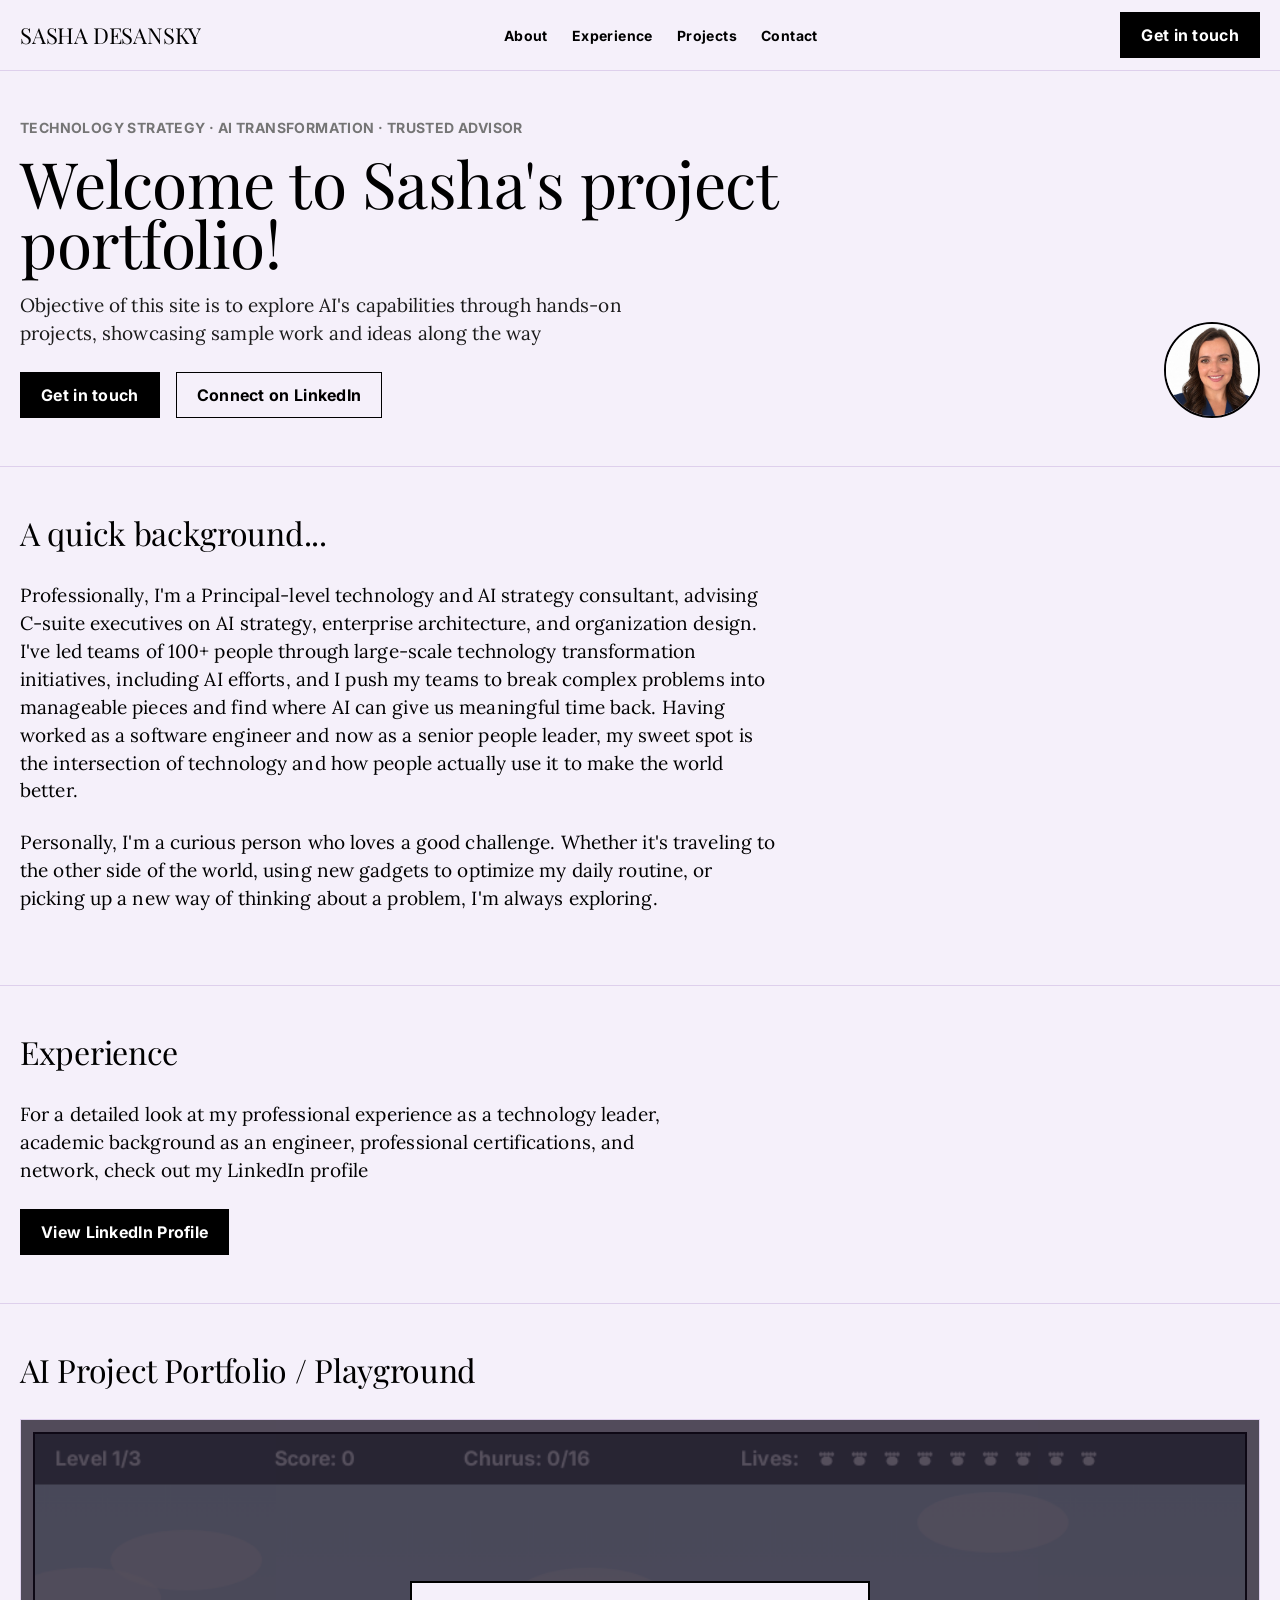
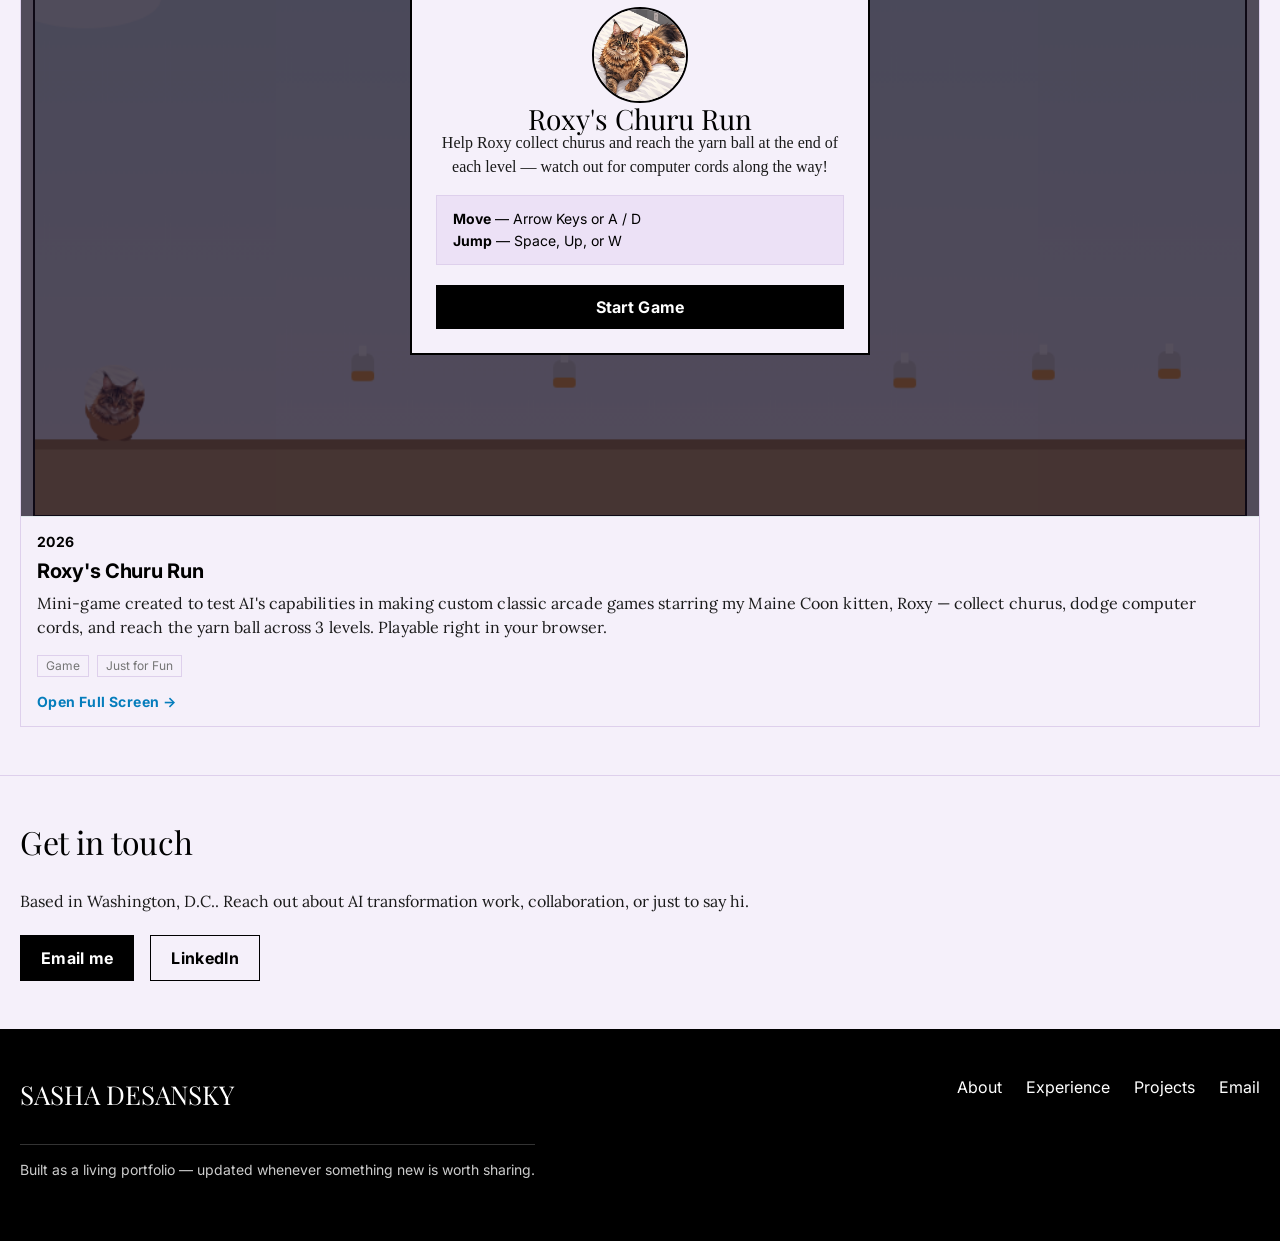
<file: index.html>
<!DOCTYPE html>
<html lang="en">
<head>
<meta charset="UTF-8">
<meta name="viewport" content="width=device-width, initial-scale=1.0">
<title>Sasha Desansky</title>
<meta name="description" content="Aleksandra “Sasha” Desansky — Principal at Boston Consulting Group. Technology strategy, AI transformation, and a running portfolio of projects.">

<!-- Open Graph / link-preview tags, used when this site is shared as a link -->
<meta property="og:title" content="Sasha Desansky">
<meta property="og:description" content="Technology strategy, AI transformation, and a running portfolio of AI projects.">
<meta property="og:type" content="website">

<link rel="icon" href="images/favicon.svg" type="image/svg+xml">

<link rel="preconnect" href="https://fonts.googleapis.com">
<link rel="preconnect" href="https://fonts.gstatic.com" crossorigin>
<link href="https://fonts.googleapis.com/css2?family=Playfair+Display:wght@400;700&family=Lora:wght@400;600&family=Inter:wght@400;700&display=swap" rel="stylesheet">

<link rel="stylesheet" href="css/style.css">
</head>
<body>

<!-- ===================== Masthead ===================== -->
<header class="masthead-band" id="masthead">
  <div class="masthead-inner">
    <button class="hamburger" id="hamburger" aria-label="Open menu" aria-expanded="false">
      <span></span><span></span><span></span>
    </button>
    <a href="#top" class="wordmark">SASHA DESANSKY</a>
    <nav>
      <ul class="nav-links">
        <li><a class="nav-link" href="#about">About</a></li>
        <li><a class="nav-link" href="#experience">Experience</a></li>
        <li><a class="nav-link" href="#projects">Projects</a></li>
        <li><a class="nav-link" href="#contact">Contact</a></li>
      </ul>
    </nav>
    <a class="button-primary nav-cta" href="#contact">Get in touch</a>
  </div>
</header>

<main id="top">

  <!-- ===================== Hero ===================== -->
  <section class="hero-band">
    <div class="hero-inner">
      <div>
        <p class="hero-eyebrow" id="hero-eyebrow"></p>
        <h1 class="hero-headline" id="hero-headline"></h1>
        <p class="hero-subhead" id="hero-subhead"></p>
        <div class="hero-actions">
          <a class="button-primary" href="#contact">Get in touch</a>
          <a class="button-outline" id="hero-linkedin" href="#" target="_blank" rel="noopener">Connect on LinkedIn</a>
        </div>
      </div>
      <div class="hero-avatar-col">
        <div class="avatar" id="hero-avatar"></div>
      </div>
    </div>
  </section>

  <!-- ===================== About ===================== -->
  <section class="page-section" id="about">
    <div class="section-inner">
      <h2 class="section-heading" id="about-heading">About</h2>
      <div class="about-body" id="about-body"></div>
    </div>
  </section>

  <!-- ===================== Experience ===================== -->
  <section class="page-section" id="experience">
    <div class="section-inner">
      <h2 class="section-heading" id="experience-heading">Experience</h2>
      <p class="experience-note" id="experience-note"></p>
      <a class="button-primary" id="experience-linkedin" href="#" target="_blank" rel="noopener">View LinkedIn Profile</a>
    </div>
  </section>


  <!-- ===================== Projects ===================== -->
  <section class="page-section" id="projects">
    <div class="section-inner">
      <h2 class="section-heading">AI Project Portfolio / Playground</h2>
      <div class="story-grid" id="projects-list"></div>
    </div>
  </section>

  <!-- ===================== Contact ===================== -->
  <section class="page-section" id="contact">
    <div class="section-inner">
      <h2 class="section-heading">Get in touch</h2>
      <p class="contact-detail" id="contact-detail"></p>
      <div class="contact-row">
        <a class="button-primary" id="contact-email" href="#">Email me</a>
        <a class="button-outline" id="contact-linkedin" href="#" target="_blank" rel="noopener">LinkedIn</a>
      </div>
    </div>
  </section>

</main>

<!-- ===================== Footer ===================== -->
<footer class="footer">
  <div class="footer-inner">
    <div class="footer-wordmark" id="footer-wordmark"></div>
    <ul class="footer-links">
      <li><a href="#about">About</a></li>
      <li><a href="#experience">Experience</a></li>
      <li><a href="#projects">Projects</a></li>
      <li><a id="footer-email" href="#">Email</a></li>
    </ul>
  </div>
  <div class="footer-inner">
    <p class="footer-note" id="footer-note"></p>
  </div>
</footer>

<script src="content.js"></script>
<script src="js/main.js"></script>
</body>
</html>
</file>
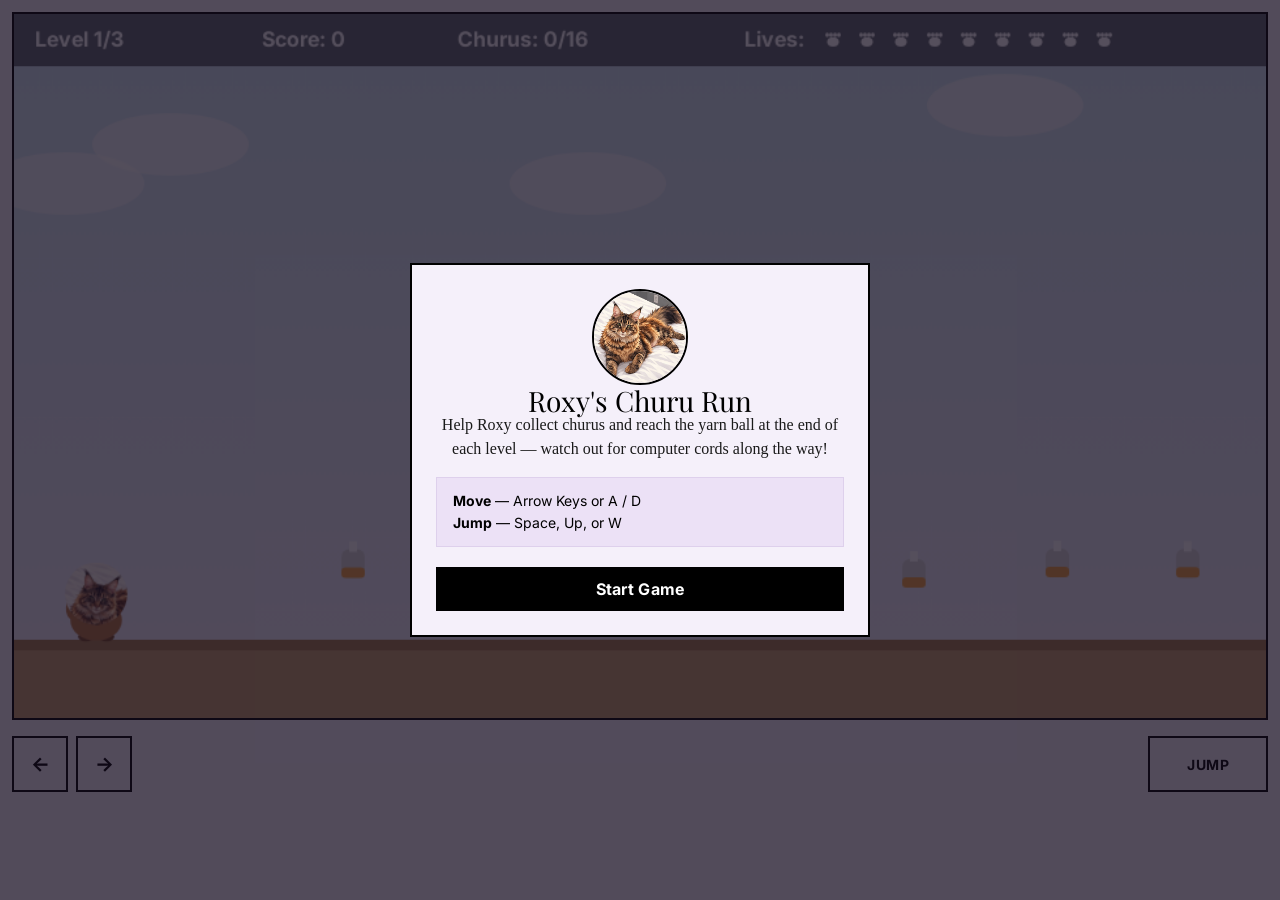
<file: game/roxy-game-embed.html>
<!DOCTYPE html>
<html lang="en">
<head>
<meta charset="UTF-8">
<meta name="viewport" content="width=device-width, initial-scale=1.0, maximum-scale=1.0, user-scalable=no">
<title>Roxy's Churu Run</title>

<link rel="icon" href="../images/favicon.svg" type="image/svg+xml">

<link rel="preconnect" href="https://fonts.googleapis.com">
<link rel="preconnect" href="https://fonts.gstatic.com" crossorigin>
<link href="https://fonts.googleapis.com/css2?family=Playfair+Display:wght@400;700&family=Inter:wght@400;700&display=swap" rel="stylesheet">

<link rel="stylesheet" href="../css/style.css">
<link rel="stylesheet" href="roxy-game.css">
<style>
  /* Embedded (iframe) variant — just the game, no page chrome */
  body {
    margin: 0;
    padding: var(--space-md);
  }
  .game-frame {
    max-width: 100%;
  }
  .touch-controls {
    max-width: 100%;
  }
</style>
</head>
<body>

<div class="game-frame">
  <canvas id="game-canvas" width="960" height="540" aria-label="Roxy's Churu Run game canvas"></canvas>

  <div id="overlay" class="game-overlay">
    <div class="overlay-panel">
      <img id="overlay-portrait" class="overlay-portrait" src="../images/roxy-portrait.jpg" alt="Roxy the Maine Coon">
      <h2 id="overlay-title">Roxy's Churu Run</h2>
      <p id="overlay-text">
        Help Roxy collect churus and reach the yarn ball at the end of each level —
        watch out for computer cords along the way!
      </p>
      <div class="overlay-controls">
        <div><strong>Move</strong> — Arrow Keys or A / D</div>
        <div><strong>Jump</strong> — Space, Up, or W</div>
      </div>
      <button class="button-primary" id="overlay-button">Start Game</button>
    </div>
  </div>
</div>

<div class="touch-controls" id="touch-controls">
  <div class="touch-side">
    <button class="touch-btn" id="btn-left" aria-label="Move left">&larr;</button>
    <button class="touch-btn" id="btn-right" aria-label="Move right">&rarr;</button>
  </div>
  <button class="touch-btn touch-btn-jump" id="btn-jump" aria-label="Jump">JUMP</button>
</div>

<script src="roxy-game.js"></script>
</body>
</html>
</file>
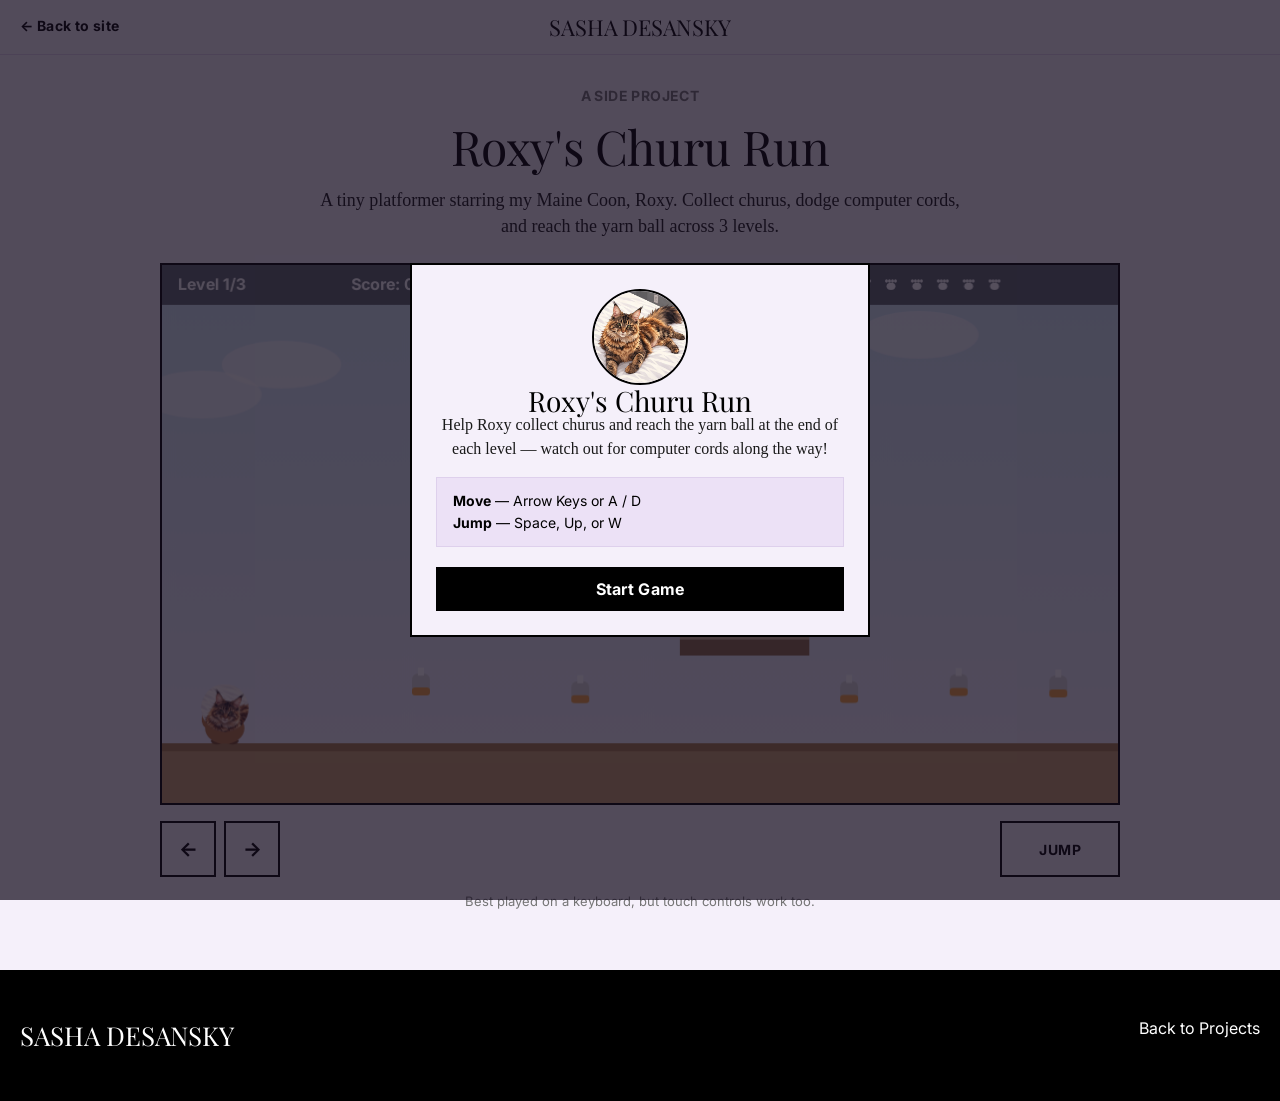
<file: game/roxy-game.html>
<!DOCTYPE html>
<html lang="en">
<head>
<meta charset="UTF-8">
<meta name="viewport" content="width=device-width, initial-scale=1.0, maximum-scale=1.0, user-scalable=no">
<title>Roxy's Churu Run</title>
<meta name="description" content="A little Mario-style platformer starring Roxy the Maine Coon — collect churus, dodge computer cords, across 3 levels.">

<link rel="icon" href="../images/favicon.svg" type="image/svg+xml">

<link rel="preconnect" href="https://fonts.googleapis.com">
<link rel="preconnect" href="https://fonts.gstatic.com" crossorigin>
<link href="https://fonts.googleapis.com/css2?family=Playfair+Display:wght@400;700&family=Inter:wght@400;700&display=swap" rel="stylesheet">

<link rel="stylesheet" href="../css/style.css">
<link rel="stylesheet" href="roxy-game.css">
</head>
<body>

<header class="masthead-band">
  <div class="masthead-inner">
    <a href="../index.html#projects" class="nav-link">&larr; Back to site</a>
    <a href="../index.html" class="wordmark">SASHA DESANSKY</a>
    <span></span>
  </div>
</header>

<main class="game-page">
  <div class="game-page-inner">
    <p class="hero-eyebrow">A Side Project</p>
    <h1 class="game-title">Roxy's Churu Run</h1>
    <p class="game-subtitle">A tiny platformer starring my Maine Coon, Roxy. Collect churus, dodge computer cords, and reach the yarn ball across 3 levels.</p>

    <div class="game-frame">
      <canvas id="game-canvas" width="960" height="540" aria-label="Roxy's Churu Run game canvas"></canvas>

      <div id="overlay" class="game-overlay">
        <div class="overlay-panel">
          <img id="overlay-portrait" class="overlay-portrait" src="../images/roxy-portrait.jpg" alt="Roxy the Maine Coon">
          <h2 id="overlay-title">Roxy's Churu Run</h2>
          <p id="overlay-text">
            Help Roxy collect churus and reach the yarn ball at the end of each level —
            watch out for computer cords along the way!
          </p>
          <div class="overlay-controls">
            <div><strong>Move</strong> — Arrow Keys or A / D</div>
            <div><strong>Jump</strong> — Space, Up, or W</div>
          </div>
          <button class="button-primary" id="overlay-button">Start Game</button>
        </div>
      </div>
    </div>

    <div class="touch-controls" id="touch-controls">
      <div class="touch-side">
        <button class="touch-btn" id="btn-left" aria-label="Move left">&larr;</button>
        <button class="touch-btn" id="btn-right" aria-label="Move right">&rarr;</button>
      </div>
      <button class="touch-btn touch-btn-jump" id="btn-jump" aria-label="Jump">JUMP</button>
    </div>

    <p class="game-footnote">Best played on a keyboard, but touch controls work too.</p>
  </div>
</main>

<footer class="footer">
  <div class="footer-inner">
    <div class="footer-wordmark">SASHA DESANSKY</div>
    <ul class="footer-links">
      <li><a href="../index.html#projects">Back to Projects</a></li>
    </ul>
  </div>
</footer>

<script src="roxy-game.js"></script>
</body>
</html>
</file>
<file: css/style.css>
/* =========================================================================
   sashadesansky.com — editorial design system
   Inspired by Wired's black/white magazine language: strict ink-on-canvas,
   tall display serif for headlines, humanist serif for reading body copy,
   clean sans for structure/metadata, square corners, hairline dividers.
   ========================================================================= */

:root {
  /* Colors */
  --color-primary: #000000;
  --color-on-primary: #ffffff;
  --color-ink: #000000;
  --color-ink-soft: #1a1a1a;
  --color-body: #757575;
  --color-hairline: #ded0ec;
  --color-canvas: #f5f0fa;
  --color-canvas-soft: #ece1f6;
  --color-link: #057dbc;

  /* Fonts (open-source stand-ins for the proprietary Wired faces) */
  --font-display: "Playfair Display", "Times New Roman", Georgia, serif;
  --font-serif: "Lora", Georgia, "Times New Roman", serif;
  --font-sans: "Inter", "Helvetica Neue", Helvetica, Arial, sans-serif;

  /* Spacing */
  --space-xxs: 2px;
  --space-xs: 4px;
  --space-sm: 8px;
  --space-md: 12px;
  --space-lg: 16px;
  --space-xl: 20px;
  --space-2xl: 24px;
  --space-3xl: 32px;
  --space-4xl: 48px;

  --radius-none: 0px;
  --radius-full: 9999px;

  --container-max: 1400px;
}

* {
  box-sizing: border-box;
}

html {
  -webkit-text-size-adjust: 100%;
}

body {
  margin: 0;
  background: var(--color-canvas);
  color: var(--color-ink);
  font-family: var(--font-sans);
  -webkit-font-smoothing: antialiased;
}

img {
  max-width: 100%;
  display: block;
}

a {
  color: inherit;
  text-decoration: none;
}

.container {
  max-width: var(--container-max);
  margin: 0 auto;
  padding: 0 var(--space-xl);
}

/* -------------------------------------------------------------------------
   Masthead band
   ------------------------------------------------------------------------- */

.masthead-band {
  background: var(--color-canvas);
  color: var(--color-ink);
  padding: var(--space-md) var(--space-xl);
  border-bottom: 1px solid var(--color-hairline);
  position: sticky;
  top: 0;
  z-index: 50;
}

.masthead-inner {
  max-width: var(--container-max);
  margin: 0 auto;
  display: flex;
  align-items: center;
  justify-content: space-between;
  gap: var(--space-lg);
}

.wordmark {
  font-family: var(--font-display);
  font-size: 22px;
  font-weight: 400;
  letter-spacing: -0.2px;
  white-space: nowrap;
}

.nav-links {
  display: flex;
  gap: var(--space-2xl);
  list-style: none;
  margin: 0;
  padding: 0;
}

.nav-link {
  color: var(--color-ink);
  font-family: var(--font-sans);
  font-size: 14px;
  font-weight: 700;
  letter-spacing: 0.4px;
  line-height: 18px;
  padding: var(--space-xs) 0;
  border-bottom: 2px solid transparent;
}

.nav-link:hover {
  border-bottom-color: var(--color-ink);
}

.nav-cta {
  display: none;
}

.hamburger {
  display: none;
  background: none;
  border: none;
  cursor: pointer;
  padding: var(--space-xs);
  flex-direction: column;
  gap: 5px;
}

.hamburger span {
  display: block;
  width: 22px;
  height: 2px;
  background: var(--color-ink);
}

/* -------------------------------------------------------------------------
   Hero band
   ------------------------------------------------------------------------- */

.hero-band {
  background: var(--color-canvas);
  color: var(--color-ink);
  padding: var(--space-4xl) var(--space-xl);
  border-bottom: 1px solid var(--color-hairline);
}

.hero-inner {
  max-width: var(--container-max);
  margin: 0 auto;
  display: flex;
  gap: var(--space-4xl);
  align-items: flex-end;
  justify-content: space-between;
  flex-wrap: wrap;
}

.hero-eyebrow {
  font-family: var(--font-sans);
  font-size: 14px;
  font-weight: 700;
  letter-spacing: 0.4px;
  line-height: 18px;
  color: var(--color-body);
  margin: 0 0 var(--space-lg);
  text-transform: uppercase;
}

.hero-headline {
  font-family: var(--font-display);
  font-size: 64px;
  font-weight: 400;
  line-height: 59.5px;
  letter-spacing: -0.5px;
  margin: 0 0 var(--space-xl);
  max-width: 900px;
}

.hero-subhead {
  font-family: var(--font-serif);
  font-size: 19px;
  font-weight: 400;
  line-height: 27.93px;
  letter-spacing: 0.108px;
  color: var(--color-ink-soft);
  max-width: 640px;
  margin: 0 0 var(--space-2xl);
}

.hero-actions {
  display: flex;
  gap: var(--space-lg);
  flex-wrap: wrap;
}

.hero-avatar-col {
  display: flex;
  flex-direction: column;
  align-items: flex-end;
  gap: var(--space-lg);
  flex-shrink: 0;
}

.avatar {
  width: 96px;
  height: 96px;
  border-radius: var(--radius-full);
  border: 2px solid var(--color-ink);
  display: flex;
  align-items: center;
  justify-content: center;
  font-family: var(--font-display);
  font-size: 32px;
  overflow: hidden;
  background: var(--color-canvas-soft);
  flex-shrink: 0;
}

.avatar img {
  width: 100%;
  height: 100%;
  object-fit: cover;
  object-position: center 15%;
}

/* -------------------------------------------------------------------------
   Buttons
   ------------------------------------------------------------------------- */

.button-primary,
.button-outline {
  display: inline-flex;
  align-items: center;
  justify-content: center;
  font-family: var(--font-sans);
  font-size: 16px;
  font-weight: 700;
  line-height: 20px;
  letter-spacing: 0.3px;
  border-radius: var(--radius-none);
  padding: var(--space-md) var(--space-xl);
  cursor: pointer;
  border: 1px solid var(--color-ink);
}

.button-primary {
  background: var(--color-primary);
  color: var(--color-on-primary);
}

.button-primary:hover {
  background: var(--color-ink-soft);
}

.button-outline {
  background: var(--color-canvas);
  color: var(--color-ink);
}

.button-outline:hover {
  background: var(--color-canvas-soft);
}

/* -------------------------------------------------------------------------
   Section shell
   ------------------------------------------------------------------------- */

section.page-section {
  padding: var(--space-4xl) var(--space-xl);
  border-bottom: 1px solid var(--color-hairline);
}

section.page-section:last-of-type {
  border-bottom: none;
}

.section-inner {
  max-width: var(--container-max);
  margin: 0 auto;
}

.section-heading {
  font-family: var(--font-display);
  font-size: 32px;
  font-weight: 400;
  line-height: 35.2px;
  letter-spacing: -0.3px;
  margin: 0 0 var(--space-3xl);
}

/* -------------------------------------------------------------------------
   About
   ------------------------------------------------------------------------- */

.about-body p {
  font-family: var(--font-serif);
  font-size: 19px;
  font-weight: 400;
  line-height: 27.93px;
  letter-spacing: 0.108px;
  color: var(--color-ink);
  max-width: 760px;
  margin: 0 0 var(--space-2xl);
}

.about-body a {
  color: var(--color-link);
  text-decoration: underline;
}

/* -------------------------------------------------------------------------
   Experience pointer (redirects to LinkedIn)
   ------------------------------------------------------------------------- */

.experience-note {
  font-family: var(--font-serif);
  font-size: 19px;
  font-weight: 400;
  line-height: 27.93px;
  letter-spacing: 0.108px;
  color: var(--color-ink);
  max-width: 640px;
  margin: 0 0 var(--space-2xl);
}

/* -------------------------------------------------------------------------
   Story cards — projects
   ------------------------------------------------------------------------- */

.story-grid {
  display: grid;
  grid-template-columns: repeat(auto-fit, minmax(300px, 1fr));
  gap: var(--space-lg);
}

.story-card {
  background: var(--color-canvas);
  color: var(--color-ink);
  border: 1px solid var(--color-hairline);
  padding: 0;
  display: flex;
  flex-direction: column;
  overflow: hidden;
}

.story-card-media {
  aspect-ratio: 4 / 3;
  background: var(--color-canvas-soft);
  display: flex;
  align-items: center;
  justify-content: center;
  font-size: 48px;
  overflow: hidden;
}

.story-card-media img {
  width: 100%;
  height: 100%;
  object-fit: cover;
}

.story-card-media-embed {
  aspect-ratio: 16 / 9;
  min-height: 400px;
  background: #dfe7ea;
}

.story-card-media-embed iframe {
  width: 100%;
  height: 100%;
  border: none;
  display: block;
}

.story-card-body {
  padding: var(--space-lg);
  display: flex;
  flex-direction: column;
  flex: 1;
}

.category-eyebrow {
  color: var(--color-ink);
  font-family: var(--font-sans);
  font-size: 14px;
  font-weight: 700;
  letter-spacing: 0.4px;
  line-height: 18px;
  text-transform: uppercase;
  margin-bottom: var(--space-sm);
}

.category-eyebrow .dot {
  color: var(--color-body);
  font-weight: 400;
  text-transform: none;
  margin: 0 var(--space-xs);
}

.story-card-title {
  font-family: var(--font-sans);
  font-size: 20px;
  font-weight: 700;
  line-height: 24px;
  letter-spacing: -0.28px;
  margin: 0 0 var(--space-sm);
}

.story-card-desc {
  font-family: var(--font-serif);
  font-size: 16px;
  line-height: 24px;
  letter-spacing: 0.09px;
  color: var(--color-ink-soft);
  margin: 0 0 var(--space-lg);
  flex: 1;
}

.tag-row {
  display: flex;
  flex-wrap: wrap;
  gap: var(--space-sm);
  margin-bottom: var(--space-lg);
}

.tag {
  font-family: var(--font-sans);
  font-size: 12px;
  line-height: 16px;
  border: 1px solid var(--color-hairline);
  padding: var(--space-xxs) var(--space-sm);
  color: var(--color-body);
}

.story-card-link {
  font-family: var(--font-sans);
  font-size: 14px;
  font-weight: 700;
  letter-spacing: 0.4px;
  color: var(--color-link);
  align-self: flex-start;
}

.story-card-link:hover {
  text-decoration: underline;
}

.empty-state {
  font-family: var(--font-serif);
  color: var(--color-body);
  font-size: 16px;
  padding: var(--space-lg) 0;
}

/* -------------------------------------------------------------------------
   Contact
   ------------------------------------------------------------------------- */

.contact-row {
  display: flex;
  gap: var(--space-lg);
  flex-wrap: wrap;
  align-items: center;
}

.contact-detail {
  font-family: var(--font-serif);
  font-size: 16px;
  color: var(--color-ink-soft);
  margin-bottom: var(--space-2xl);
}

/* -------------------------------------------------------------------------
   Footer
   ------------------------------------------------------------------------- */

.footer {
  background: var(--color-primary);
  color: var(--color-on-primary);
  padding: var(--space-4xl) var(--space-xl);
}

.footer-inner {
  max-width: var(--container-max);
  margin: 0 auto;
  display: flex;
  justify-content: space-between;
  flex-wrap: wrap;
  gap: var(--space-2xl);
}

.footer-wordmark {
  font-family: var(--font-display);
  font-size: 26px;
}

.footer-links {
  display: flex;
  gap: var(--space-2xl);
  flex-wrap: wrap;
  list-style: none;
  margin: 0;
  padding: 0;
}

.footer-links a:hover {
  text-decoration: underline;
}

.footer-note {
  font-family: var(--font-sans);
  font-size: 14px;
  line-height: 18px;
  color: #cccccc;
  margin-top: var(--space-3xl);
  border-top: 1px solid #333333;
  padding-top: var(--space-lg);
}

/* -------------------------------------------------------------------------
   Responsive
   ------------------------------------------------------------------------- */

@media (max-width: 1023px) {
  .story-grid {
    grid-template-columns: repeat(auto-fit, minmax(260px, 1fr));
  }
}

@media (max-width: 767px) {
  .hero-headline {
    font-size: 40px;
    line-height: 42px;
  }

  .hero-inner {
    flex-direction: column;
    align-items: flex-start;
  }

  .hero-avatar-col {
    align-items: flex-start;
    order: -1;
  }

  .nav-links,
  .nav-cta {
    display: none;
  }

  .hamburger {
    display: flex;
  }

  .masthead-band.nav-open .nav-links {
    display: flex;
    flex-direction: column;
    gap: var(--space-lg);
    position: absolute;
    top: 100%;
    left: 0;
    right: 0;
    background: var(--color-canvas);
    border-bottom: 1px solid var(--color-hairline);
    padding: var(--space-xl);
  }

  .story-grid {
    grid-template-columns: 1fr;
  }

  section.page-section {
    padding: var(--space-3xl) var(--space-lg);
  }

  .hero-band {
    padding: var(--space-3xl) var(--space-lg);
  }
}
</file>
<file: game/roxy-game.css>
/* =========================================================================
   Roxy's Churu Run — game page styling
   Reuses the site's design tokens (colors, fonts) from css/style.css.
   ========================================================================= */

.masthead-inner {
  display: grid;
  grid-template-columns: 1fr auto 1fr;
  align-items: center;
}

.masthead-inner .wordmark {
  text-align: center;
}

.masthead-inner span {
  justify-self: end;
}

.game-page {
  padding: var(--space-3xl) var(--space-xl) var(--space-4xl);
}

.game-page-inner {
  max-width: 1000px;
  margin: 0 auto;
  text-align: center;
}

.game-title {
  font-family: var(--font-display);
  font-size: 48px;
  font-weight: 400;
  line-height: 50.4px;
  letter-spacing: -0.4px;
  margin: var(--space-sm) 0 var(--space-lg);
}

.game-subtitle {
  font-family: var(--font-serif);
  font-size: 18px;
  line-height: 26px;
  color: var(--color-ink-soft);
  max-width: 640px;
  margin: 0 auto var(--space-2xl);
}

.game-frame {
  position: relative;
  max-width: 960px;
  margin: 0 auto;
  border: 2px solid var(--color-ink);
  background: #cfe8f5;
  line-height: 0;
}

#game-canvas {
  display: block;
  width: 100%;
  height: auto;
  touch-action: none;
}

.game-overlay {
  position: fixed;
  inset: 0;
  z-index: 100;
  background: rgba(20, 12, 30, 0.72);
  display: flex;
  align-items: center;
  justify-content: center;
  padding: var(--space-lg);
  overflow-y: auto;
}

.game-overlay[hidden] {
  display: none;
}

.overlay-panel {
  background: var(--color-canvas);
  border: 2px solid var(--color-ink);
  padding: var(--space-2xl);
  max-width: 460px;
  width: 100%;
  text-align: center;
}

.overlay-portrait {
  width: 96px;
  height: 96px;
  object-fit: cover;
  object-position: center 25%;
  border-radius: var(--radius-full);
  border: 2px solid var(--color-ink);
  margin: 0 auto var(--space-lg);
}

.overlay-portrait[hidden] {
  display: none;
}

.overlay-panel h2 {
  font-family: var(--font-display);
  font-size: 28px;
  font-weight: 400;
  margin: 0 0 var(--space-md);
}

.overlay-panel p {
  font-family: var(--font-serif);
  font-size: 16px;
  line-height: 24px;
  color: var(--color-ink-soft);
  margin: 0 0 var(--space-lg);
}

.overlay-controls {
  font-family: var(--font-sans);
  font-size: 14px;
  line-height: 22px;
  color: var(--color-ink);
  background: var(--color-canvas-soft);
  border: 1px solid var(--color-hairline);
  padding: var(--space-md) var(--space-lg);
  margin: 0 0 var(--space-xl);
  text-align: left;
}

.overlay-panel .button-primary {
  width: 100%;
  border: none;
  cursor: pointer;
}

.touch-controls {
  display: flex;
  justify-content: space-between;
  align-items: center;
  max-width: 960px;
  margin: var(--space-lg) auto 0;
  gap: var(--space-lg);
}

.touch-side {
  display: flex;
  gap: var(--space-sm);
}

.touch-btn {
  font-family: var(--font-sans);
  font-weight: 700;
  font-size: 20px;
  width: 56px;
  height: 56px;
  border: 2px solid var(--color-ink);
  background: var(--color-canvas);
  color: var(--color-ink);
  border-radius: var(--radius-none);
  cursor: pointer;
  user-select: none;
  -webkit-user-select: none;
  touch-action: none;
}

.touch-btn:active {
  background: var(--color-ink);
  color: var(--color-on-primary);
}

.touch-btn-jump {
  width: 120px;
  font-size: 14px;
  letter-spacing: 0.5px;
}

.game-footnote {
  font-family: var(--font-sans);
  font-size: 13px;
  color: var(--color-body);
  margin-top: var(--space-lg);
}

@media (max-width: 767px) {
  .game-title {
    font-size: 34px;
    line-height: 36px;
  }

  .touch-controls {
    display: flex;
  }
}
</file>
